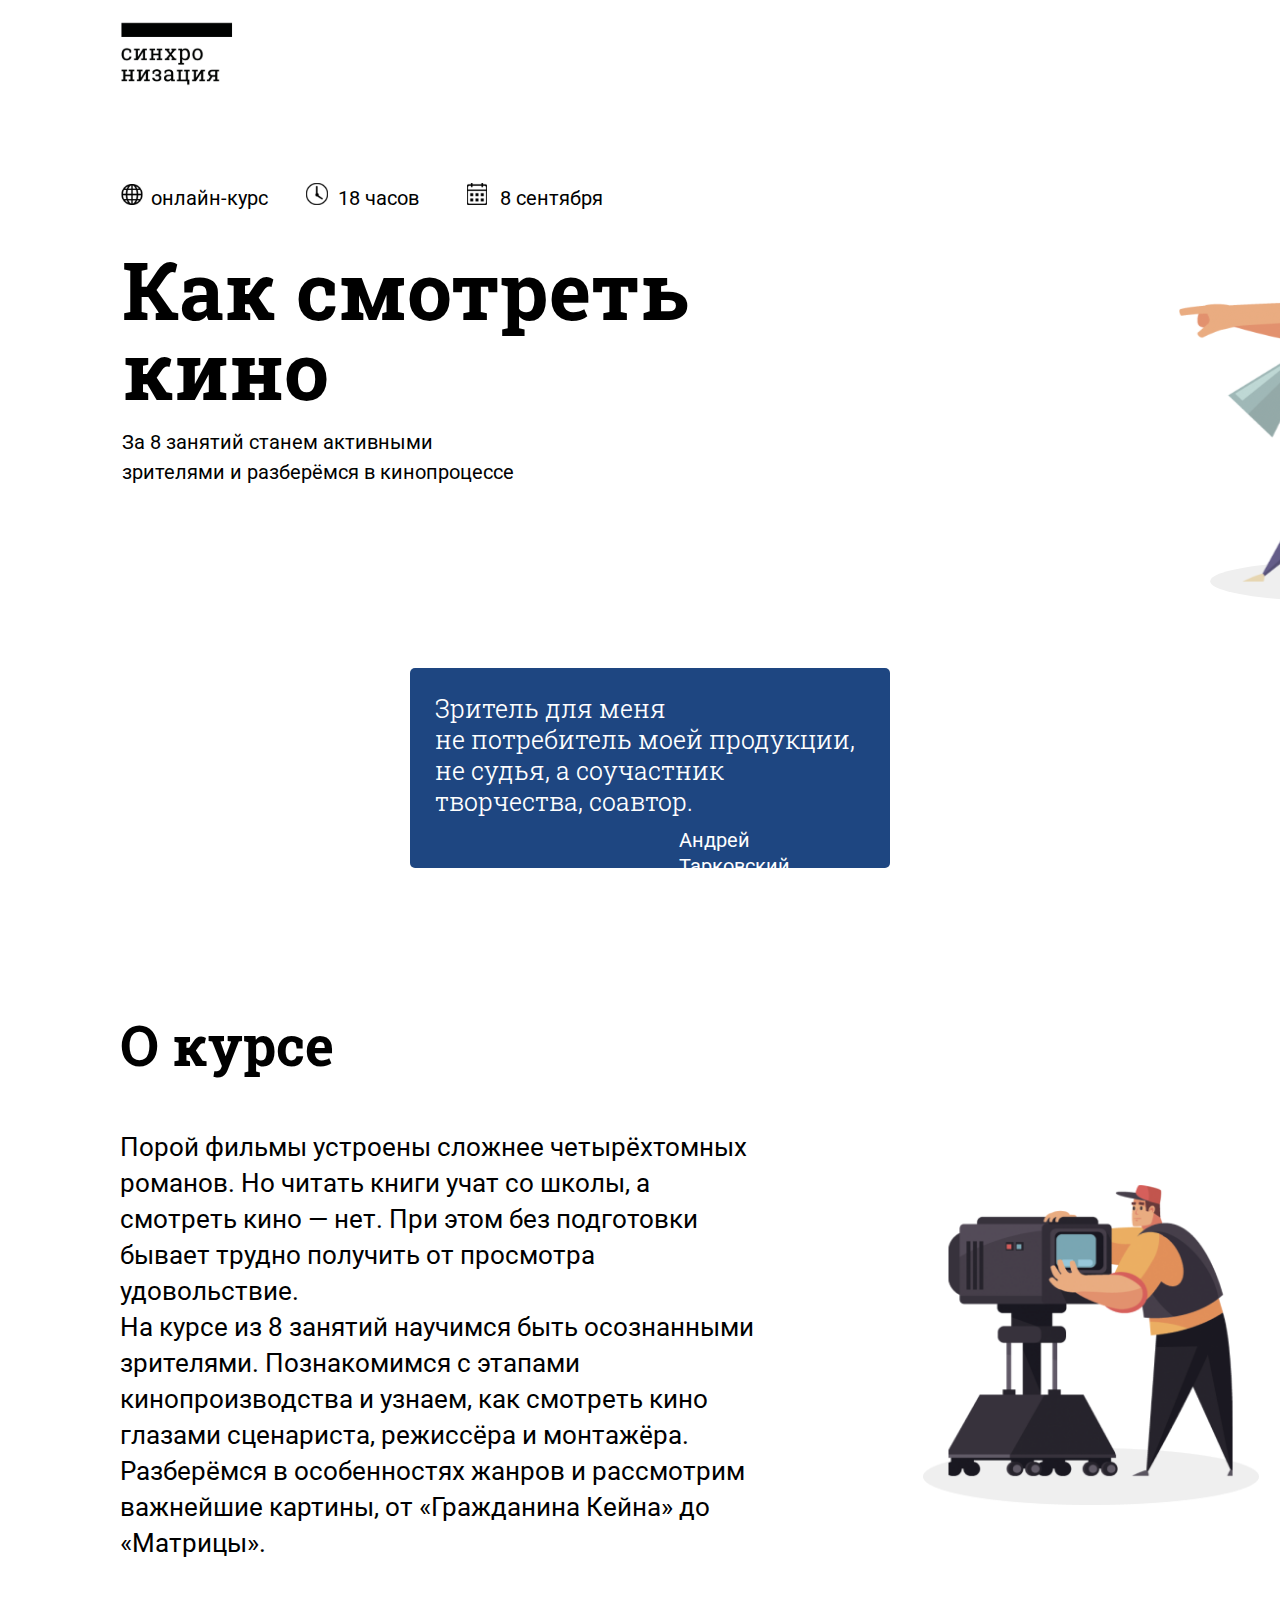
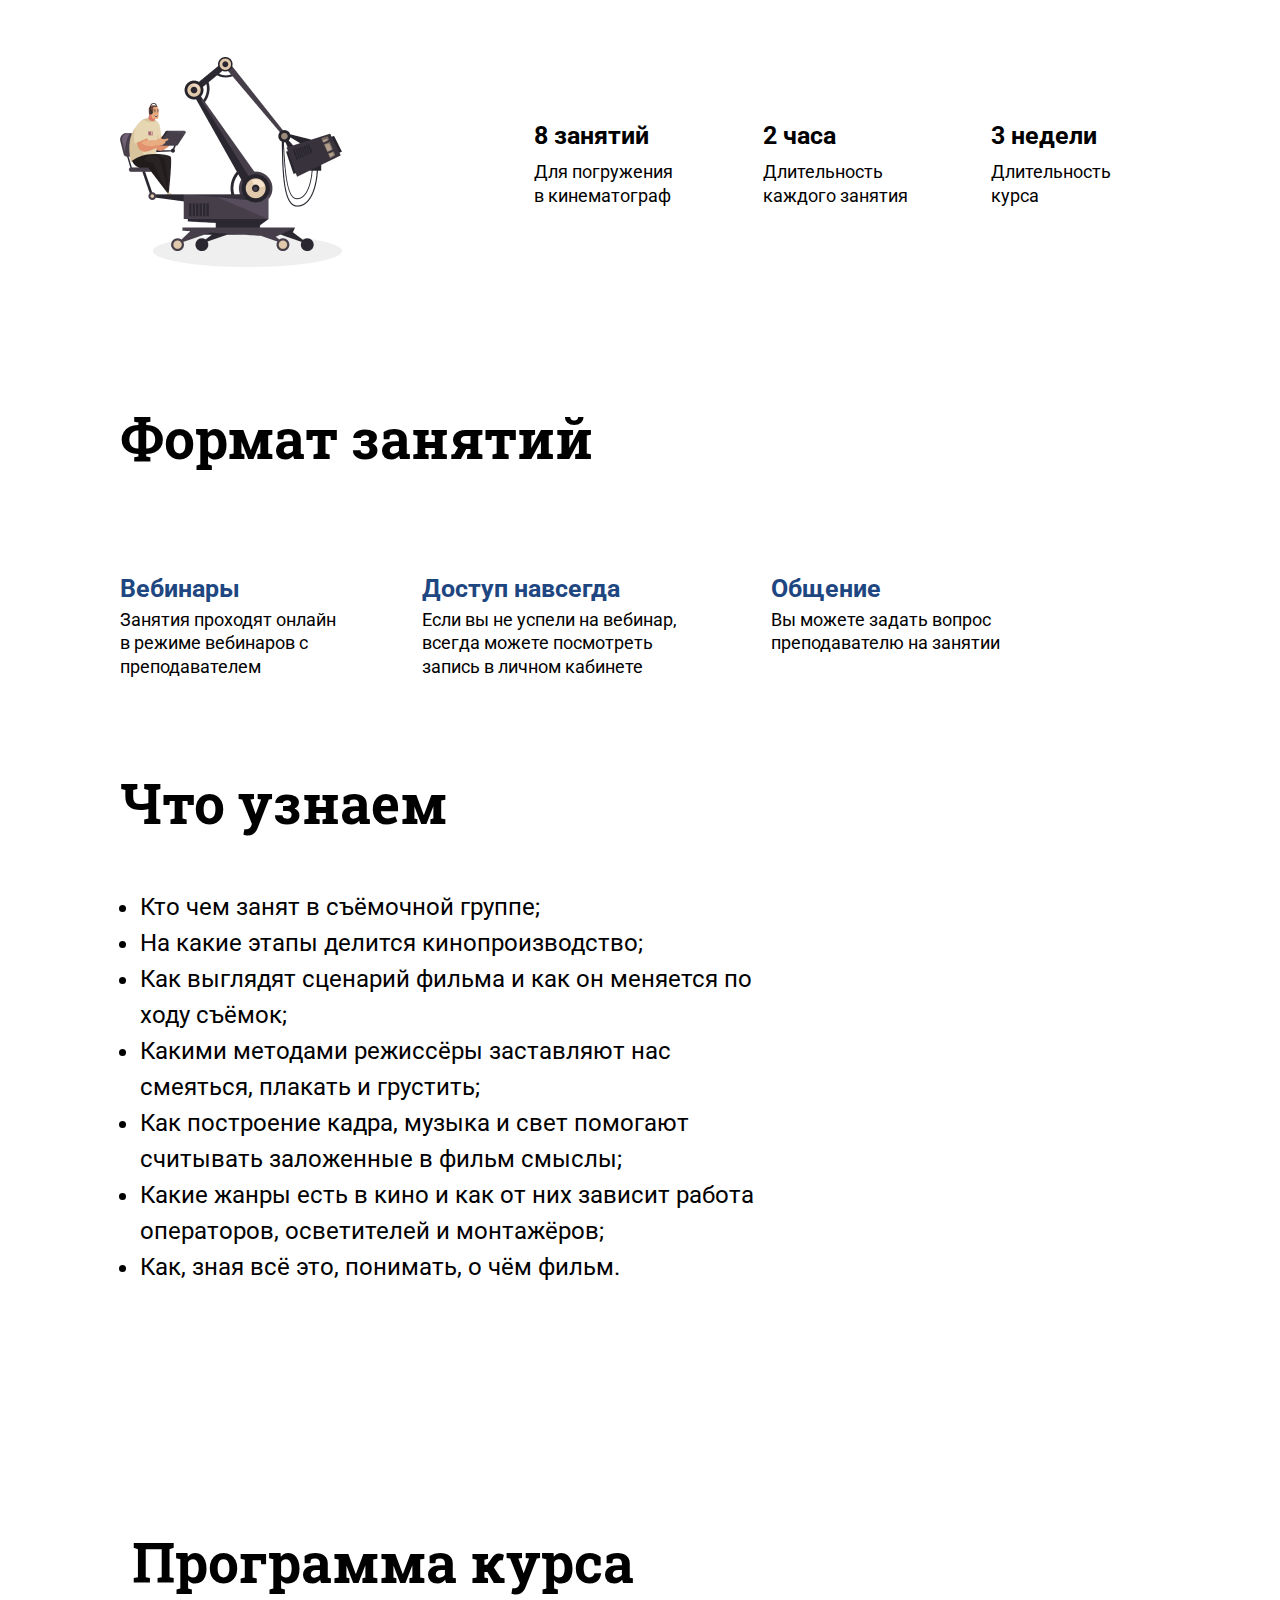
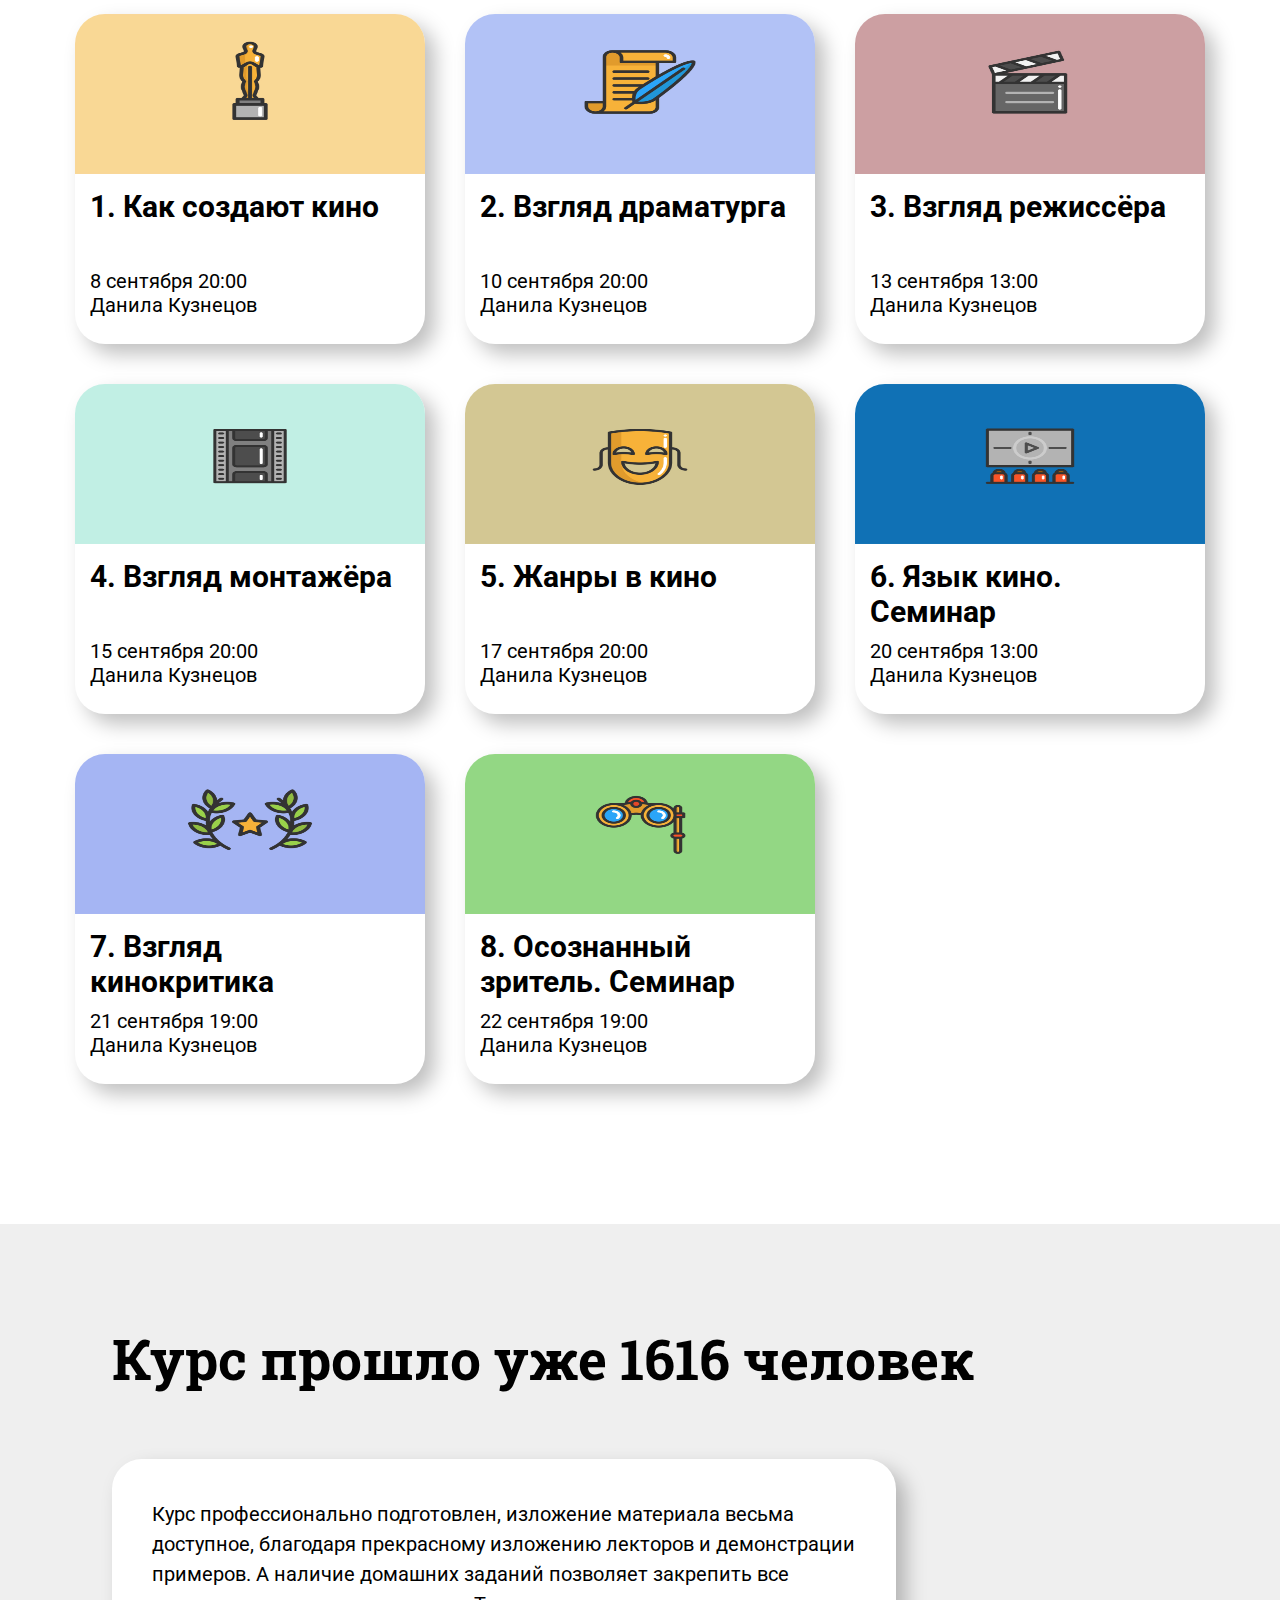
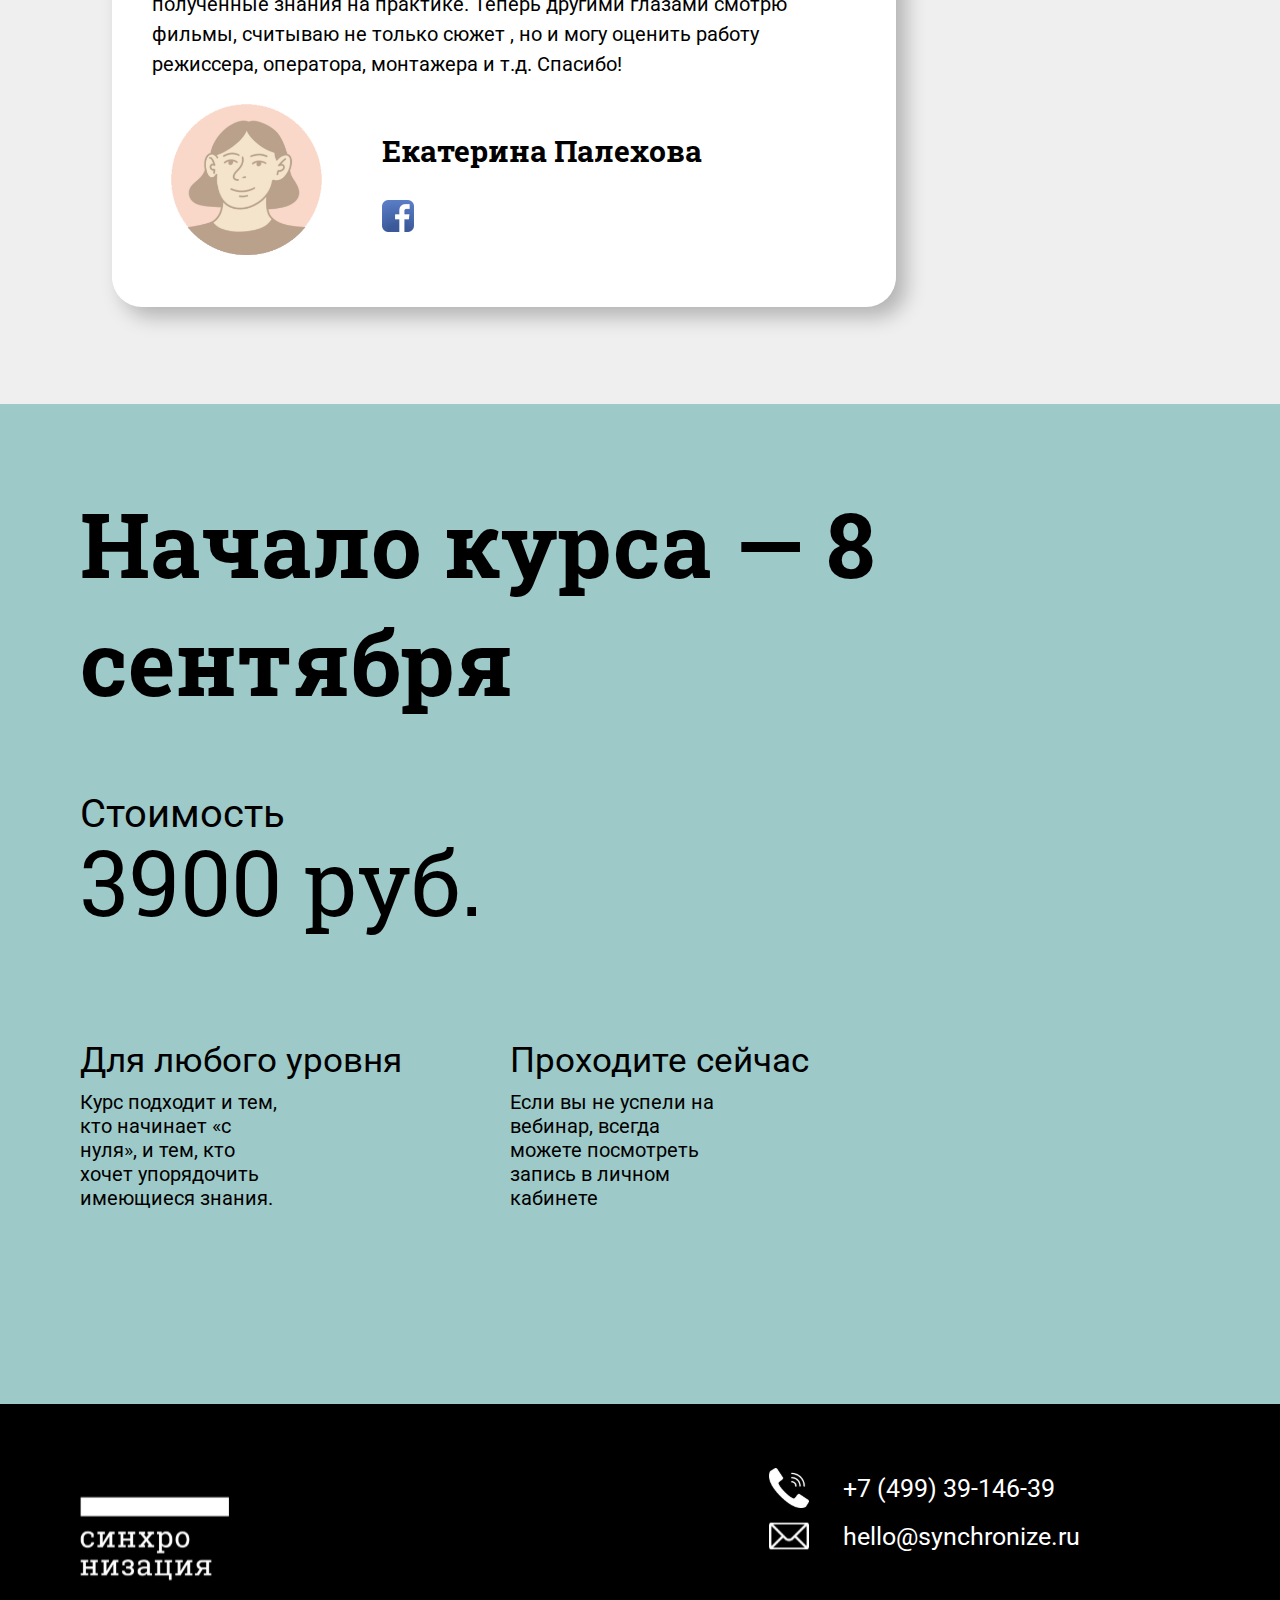
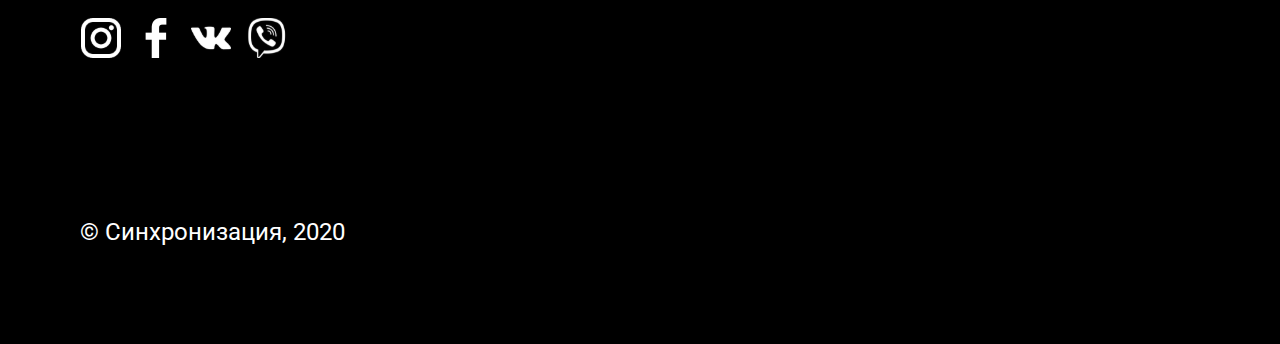
<file: index.html>
<!DOCTYPE html>
<html lang="en">
<head>
    <meta charset="UTF-8">
    <meta name="viewport" content="width=device-width, initial-scale=1.0">
    <link rel="stylesheet" href="./style.css">
    <title>Project</title>
</head>
<body>

    <div class="umumi">

    <div class="cavid">
        <div class="h-logo">
            <img src="./logo_mobile_black 1.svg" alt="logo" class="hlogo">
        </div>
    
        <div class="info">
    
            <div class="info1">
                <img  class="globe" src="./globe.svg" alt="globe">
                <div class="info1p">онлайн-курс</div>
            </div>
    
            <div class="info2">
                <img class="clock" src="./img_135744.svg" alt="clock">
                <p class="info2p">18 часов</p>
            </div>
    
            <div class="info3">
                <img class="calendar" src="./calendar_2.svg" alt="calendar">
                <p class="info3p">8 сентября</p> 
            </div>
    
        </div>
        
        <div class="cinema">
            <div class="cinemaword">
                <h1 class="cinemah1">Как смотреть кино</h1>
                <p class="cinemap">За 8 занятий станем активными зрителями
                и разберёмся в кинопроцессе</p>
    
            </div>
               
            <div class="div-cameraman">
                <img  class="cameraman" src="./Frame.svg" alt="kameraman">
            </div>
        </div>
        
        <div class="author">
            <div class="author1">
                Зритель для меня<br>
                не потребитель моей продукции, не судья, а соучастник творчества, соавтор. 
            </div>
            <div class="author2">
                Андрей Тарковский
            </div>
        </div>
    </div>

    <!------------------------------------------------------------------------------------------------------------------------------->

    <div class="ipek">
        <div class="about-info-container">
            <h1 class="course-name">О курсе</h1>
    <main>
        <section class="about-section">
            <div class="text-about">
                    <p>Порой фильмы устроены сложнее четырёхтомных романов. Но читать книги учат со школы, а смотреть кино — нет. При этом без подготовки бывает трудно получить от просмотра удовольствие. <br>
                    </p>
    <div class="specific-p">
        <p>
            На курсе из 8 занятий научимся быть осознанными зрителями. Познакомимся с этапами кинопроизводства и узнаем, как смотреть кино глазами сценариста, режиссёра и монтажёра. Разберёмся в особенностях жанров и рассмотрим важнейшие картины, от «Гражданина Кейна» до «Матрицы».</p>

    </div>
               </div>
               <div class="img-about-container">
                   <img  class="img-about" src="./Group 10.png" alt="man">
               </div>
            </section>
            <section class="course-info">
               <div class="image-info">
               <img class="img-info" src="./Group 10 (1).png" alt="man">
               </div>

               <div class="info-boxes">
                <div class="info-box">
                    <h2>8 занятий</h2>
                    <div class="p1-width">
                        <p>Для погружения
                            в кинематограф</p> 
                    </div>
                </div>
                <div class="info-box">
                    <h2>2 часа</h2> 
                    <div class="p2-width">
                    <p>Длительность
                        каждого занятия</p>
                        </div>
                </div>
                <div id="box3" class="info-box">
                    <h2>3 недели</h2>
                    <div class="p3-width">
                    <p>Длительность
                        курса</p>
                        </div>
                        
                </div>
               </div>
            </section>    
            <section class="format">
                <h2 class="format-title">Формат занятий</h2>
             <div class="format-content">
                <div class="format-item">
                    <h3  class="format-item-title">Вебинары</h3>
                    <p class="format-item-description">Занятия проходят онлайн в режиме вебинаров с преподавателем</p>
                </div>
                <div  class="format-item">
                    <h3  class="format-item-title">Доступ навсегда</h3>
                    <p  class="format-item-description">Если вы не успели на вебинар, всегда можете посмотреть запись в личном кабинете</p>
                </div>
                <div class="format-item">
                    <h3 class="format-item-title">Общение</h3>
                    <p class="format-item-description">Вы можете задать вопрос преподавателю на занятии</p>
                </div>
            </div>
            </section>
            <section class="learn">
                <h2 class="learn-title">Что узнаем</h2>
                <ul class="learn-list">
                    <li>Кто чем занят в съёмочной группе;</li>
                    <li>На какие этапы делится кинопроизводство;</li>
                    <li>Как выглядят сценарий фильма и как он меняется по ходу съёмок;</li>
                    <li>Какими методами режиссёры заставляют нас смеяться, плакать и грустить;</li>
                    <li>Как построение кадра, музыка и свет помогают считывать заложенные в фильм смыслы;</li>
                    <li>Какие жанры есть в кино и как от них зависит работа операторов, осветителей и монтажёров;</li>
                    <li>Как, зная всё это, понимать, о чём фильм.</li>
                </ul>
            </section>
    </main>
    </div>
    </div>

     <!------------------------------------------------------------------------------------------------------------------------------->
  
    <div class="sabii">
        <div class="grid-profile">

            <div class="common">
                <p class="h1-tag">Программа курса</p>
            
            <div class="grid-common">
                
        
                <div class="second-common">
                    <div class="box">
                        <img src="./img1.jpeg" class="image" alt="image-1">
                        <div class="second-part">
                            <h4 class="h4-tag">1. Как создают кино</h4>
                        <div class="textt">
                            <p>8 сентября 20:00</p>
                            <p>Данила Кузнецов</p>
                        </div>
                        </div>
                    </div>
        
                    <div class="box">
                        <img src="./img2.jpeg" class="image" alt="image-2">
                        <div class="second-part">
                            <h4 class="h4-tag">2. Взгляд драматурга</h4>
                            <div class="textt">
                            <p>10 сентября 20:00</p>
                            <p>Данила Кузнецов</p>
                        </div>
                        </div>
                    </div>
        
                    <div class="box">
                        <img src="./img3.jpeg" class="image" alt="image-3">
                        <div class="second-part">
                            <h4 class="h4-tag">3. Взгляд режиссёра</h4>
                        <div class="textt">
                            <p>13 сентября 13:00</p>
                            <p>Данила Кузнецов</p>
                        </div>
                        </div>
                    </div>
        
                    <div class="box">
                        <img src="./img4.jpeg" class="image" alt="image-4">
                        <div class="second-part">
                            <h4 class="h4-tag">4. Взгляд монтажёра</h4>
                        <div class="textt">
                            <p>15 сентября 20:00</p>
                            <p>Данила Кузнецов</p>
                        </div>
                        </div>
                    </div>
        
                    <div class="box">
                        <img src="./img5.jpeg" class="image" alt="image-5">
                        <div class="second-part">
                            <h4 class="h4-tag">5. Жанры в кино</h4>
                        <div class="textt">
                            <p>17 сентября 20:00</p>
                            <p>Данила Кузнецов</p>
                        </div>
                        </div>
                    </div>
        
                    <div class="box">
                        <img src="./img6.jpeg" class="image" alt="image-6">
                        <div class="second-part">
                            <h4 class="h4-tag">6. Язык кино. Семинар</h4>
                        <div class="textt">
                            <p>20 сентября 13:00</p>
                            <p>Данила Кузнецов</p>
                        </div>
                        </div>
                    </div>
        
                    <div class="box">
                        <img src="./img7.jpeg" class="image" alt="image-7">
                        <div class="second-part">
                            <h4 class="h4-tag">7. Взгляд кинокритика</h4>
                        <div class="textt">
                            <p>21 сентября 19:00</p>
                            <p>Данила Кузнецов</p>
                        </div>
                        </div>
                    </div>
        
                    <div class="box">
                        <img src="./img8.jpeg" class="image" alt="image-8">
                        <div class="second-part">
                            <h4 class="h4-tag">8. Осознанный зритель. Семинар</h4>
                        <div class="textt">
                            <p>22 сентября 19:00</p>
                            <p>Данила Кузнецов</p>
                        </div>
                        </div>
                    </div>
                </div>
            </div>
            </div>
        
            <div class="common-2">
                <p class="common-2h1">Курс прошло уже 1616 человек</p>
        
                <div class="white-box">
                   <div>  
                    <p class="large-text">
                    Курс профессионально подготовлен, изложение материала весьма доступное, благодаря прекрасному изложению лекторов и демонстрации примеров. А наличие домашних заданий позволяет закрепить все полученные знания на практике. Теперь другими глазами смотрю фильмы, считываю не только сюжет , но и могу оценить работу режиссера, оператора, монтажера и т.д. Спасибо!</p> 
                </div>
        
                <div class="container">
        
                    <div class="container-img">
                        <img src="./profile.png" alt="profile" class="profile">
                    </div>
        
                    <div class="name-logo">
                        <p class="p-name">Екатерина Палехова</p>
                        <img src="./facebook.png" alt="facebook" class="facebook">
                    </div>
                </div>
                </div>
            </div>
            </div>
    </div>

    
    <div class="sema">
        <div class="section">
            <div class="boldshift">
                <h1 class="header_title">Начало курса — 8 сентября</h1>
                <h1 class="header_title"></h1>
            </div>
            <p class="teq">Стоимость</p>
            <h1 class="price">3900 руб.</h1>
                <div class="information">
                    <div class="left">
                        <p class="text_header">Для любого уровня</p>
                        <p class="text">Курс подходит и тем, кто начинает «с нуля», и тем, кто хочет упорядочить имеющиеся знания.
                    </div>
                <div class="right">
                        <p class="text_header ">Проходите сейчас</p>
                        <p class="text1">Если вы не успели на вебинар, всегда можете посмотреть запись в личном кабинете</p>
                </div>
                </div>
        </div>
        <div class="footer">
            <div class="contact">
                <img src="logo_mobile_white 1.svg" alt="logo" class="logo">
                <div class="images">
                <br><br>
                        <img src="./noroot(4).svg" alt="icon" class="icon">
                        <img src="./fb.svg" alt="icon" class="icon">
                        <img src="./25684 1.svg" alt="icon" class="icon">
                        <img src="./noroot(2).svg" alt="icon" class="icon">
                </div>
                <p class="course_info">© Синхронизация, 2020</p>
    
            </div>
            <div class="contact_user">
                <div class="phone">
                    <div class="contacat_icon"><img src="./phone_white.svg" alt="icon" class="icon"></div>
                    <div class="contact_data"><p class="course_contact">+7 (499) 39-146-39</p></div>
                </div>
                <div class="gmail">
                    <div class="contacat_icon"><img src="./mail_white.svg" alt="icon" class="icon"></div>
                    <div class="contact_data"><p class="course_contact">hello@synchronize.ru</p></div>
                </div>
            </div> 
        </div>
    </div>

    </div>

</body>
</html>
</file>
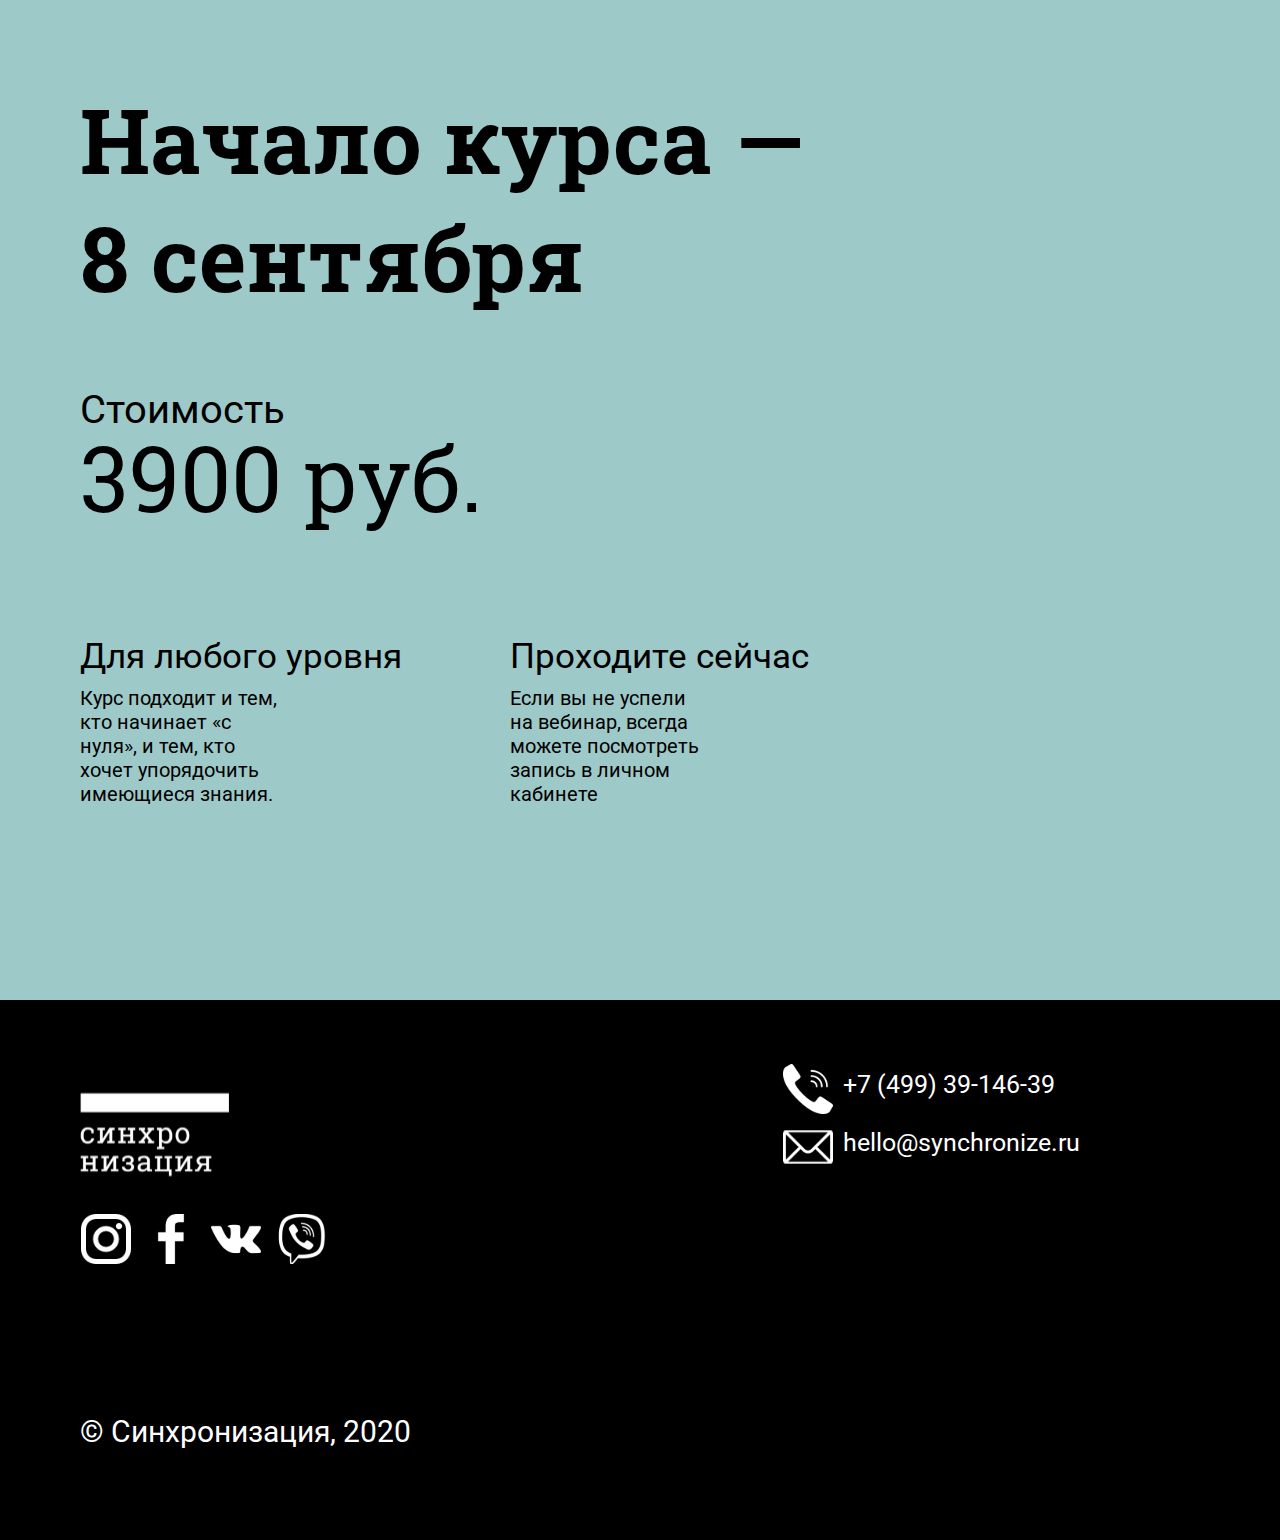
<file: indexn.html>
<!DOCTYPE html>
<html lang="ru">
<head>
    <meta charset="UTF-8">
    <meta name="viewport" content="width=device-width, initial-scale=1.0">
    <link rel="stylesheet" href="stylen.css">
    <title>təzə</title>
</head>
<body>
    <div class="section">
        <div class="boldshift">
            <h1 class="header_title">Начало курса — </h1>
            <h1 class="header_title">8 сентября</h1>
        </div>
        <p class="teq">Стоимость</p>
        <h1 class="price">3900 руб.</h1>
            <div class="information">
                <div class="left">
                    <p class="text_header">Для любого уровня</p>
                    <p class="text">Курс подходит и тем, кто начинает «с нуля», и тем, кто хочет упорядочить имеющиеся знания.
                </div>
            <div class="right">
                    <p class="text_header ">Проходите сейчас</p>
                    <p class="text1">Если вы не успели на вебинар, всегда можете посмотреть запись в личном кабинете</p>
            </div>
            </div>
    </div>
    <div class="footer">
        <div class="contact">
            <img src="logo_mobile_white 1.svg" alt="logo" class="logo">
            <div class="images">
            <br><br>
                    <img src="noroot(4).svg" alt="icon" class="icon">
                    <img src="fb.svg" alt="icon" class="icon">
                    <img src="25684 1.svg" alt="icon" class="icon">
                    <img src="noroot(2).svg" alt="icon" class="icon">
            </div>
            <p class="course_info">© Синхронизация, 2020</p>

        </div>
        <div class="contact_user">
            <div class="phone">
                <div class="contacat_icon"><img src="phone_white.svg" alt="icon" class="icon"></div>
                <div class="contact_data"><p class="course_contact">+7 (499) 39-146-39</p></div>
            </div>
            <div class="gmail">
                <div class="contacat_icon"><img src="mail_white.svg" alt="icon" class="icon"></div>
                <div class="contact_data"><p class="course_contact">hello@synchronize.ru</p></div>
            </div>
        </div> 
    </div>
</body>
</html>
</file>
<file: style.css>
@import url('https://fonts.googleapis.com/css2?family=Roboto+Slab:wght@100..900&display=swap');
@import url('https://fonts.googleapis.com/css2?family=Roboto:ital,wght@0,100;0,300;0,400;0,500;0,700;0,900;1,100;1,300;1,400;1,500;1,700;1,900&display=swap');
@import url('https://fonts.googleapis.com/css2?family=Lato:ital,wght@0,100;0,300;0,400;0,700;0,900;1,100;1,300;1,400;1,700;1,900&family=Montserrat:ital,wght@0,100..900;1,100..900&family=Open+Sans:ital,wght@0,300..800;1,300..800&family=Roboto+Slab:wght@100..900&family=Roboto:ital,wght@0,100;0,300;0,400;0,500;0,700;0,900;1,100;1,300;1,400;1,500;1,700;1,900&display=swap');

*{
    margin: 0;
    padding: 0;
    box-sizing: border-box;
}

.cavid{
    margin-bottom: 5rem;
}

.h-logo{
    width: 7rem;
    height: 4.125rem;
    margin-left: 7.5625rem;
    margin-top: 1.3125rem;
}


.globe{
    margin-top: 6.0625rem;
    margin-left: 7.5625rem;
    width: 1.375rem;
    height: 1.3125rem;
}

.clock{
    margin-top: 6rem;
    margin-left: -0.9375rem;
    width: 1.375rem;
    height: 1.375rem;
}

.calendar{
    margin-top: 6rem;
    margin-left: -2.5625rem;
    width: 1.25rem;
    height: 1.375rem;
}

.info1p{
    font-family: "Roboto", sans-serif;
    margin-top: 6.25rem;
    width: 8.125rem;
    height: 2rem;
    font-size: 1.25rem;
    font-weight: 400;
    line-height: 1.4375rem;
}

.info2p{
    margin-top: 6.25rem;
    margin-left: 0.125rem;
    height: 2rem;
    width: 8.125rem;
    font-size: 1.25rem;
    font-weight: 400;
    line-height: 1.4375rem;
}

.info3p{
    margin-top: 6.25rem;
    margin-left: 0.3125rem;
    height: 2rem;
    width: 8.125rem;
    font-size: 1.25rem;
    font-weight: 400;
    line-height: 1.4375rem;
}

.info{
    display:flex;
    gap: 2.5rem;
    font-family: "Roboto", sans-serif;
}

.info1{
    display: flex;
    gap: 0.5rem;
}

.info2{
    display: flex;
    gap: 0.5rem;
}

.info3{
    display: flex;
    gap: 0.5rem;
}

.cinema{
    display:flex;
    gap: 18rem;
}

.cinemah1{
    font-family: "Roboto Slab", serif;
    margin-top: 1.875rem;
    margin-left: 7.625rem;
    width: 39.25rem;
    height: 10.8125rem;
    font-weight: 700;
    font-size: 5rem;
    line-height: 5rem;
}


.cinemap{
    font-family: "Roboto", sans-serif;
    margin-left: 7.625rem;
    margin-top: 0.3125rem;
    width: 25.875rem;
    height: 3.875rem;
    font-size: 1.25rem;
    font-weight: 400;
    line-height: 1.875rem;
}

.cameraman {
    position: relative;
    top: 0.1875rem;
    left: 7.5rem;
    width: 21.875rem;
    height: 23.75rem;
}

.author{
    box-sizing: border-box;
    margin-top: 4.0625rem;
    margin-left: 25.625rem;
    background-color: #1E4681;
    font-family: "Roboto Slab", serif;
    width: 30rem;
    height: 12.5rem;
    color:white;
    border-radius: 0.3125rem;
    padding: 1.5625rem;
}

.author1{
    font-family:"Roboto Slab", serif;  
    font-weight:330;
    font-size:25px;
    line-height:31px;
}

.author2{
    display:flex;
    font-family: "Roboto", sans-serif;
    font-size:20px;
    line-height: 26px;
    margin-left: 244px;
    margin-top:10px;
}  

@media (min-width:992px) and (max-width:1279px){

    .cavid{
        margin-bottom: 10rem;
    }

    .h-logo{
        margin-left:100px;
        margin-top:40px;
    }

    .globe{
        margin-left:100px;
    }

    .cinemah1{
        margin-top:10px;
        margin-left:100px;
        font-size:70px;
        line-height: 70px;
    }
    
    .cinema{
        gap: 0;
    }

    .cinemap{
        margin-left:100px;
    }

    .cameraman {
        padding-right:19rem;
        width: 30rem;
        height: 30rem;
        padding-bottom: 15rem;
    }

    .author{
        margin-left:380px;
        width: 470px;
        height: 190px;
        padding: 23px;
        margin-top: 0;
    }

    .author1{
        font-size:24px;
        line-height:29px;
    }

    .author2{
        font-size:19px;
        line-height: 26px;
        margin-left: 240px;
        margin-top:5px;
    }
}

@media screen and ( min-width: 320px) and (max-width: 500px){


    .cavid{
        overflow-y: hidden;
    }

    .h-logo{
        width: 3.4rem;
        height: 1.8rem;
        margin-left:2rem;
        margin-top:60px;
    }

    .hlogo{
        width: 5rem;
        height: 3rem;
    }
    .globe{
        margin-top:80px;
        margin-left:2rem;
        width: 20px;
        height: 20px;
    }
    .clock{
        margin-top:80px;
        margin-left:-20px;
        width: 20px;
        height: 20px;
    }
    .calendar{
        margin-top:80px;
        margin-left:-46px;
        height: 20px;
    }

    .info{
    display:flex;
    gap: 0.5rem;
    font-family: "Roboto", sans-serif;
    }

    .info1p{
        margin-top:80px;
        width:125px;
        font-size:1rem;
    }
    .info2p{
        margin-top:80px;
        width: 125px;
        font-size:1rem;
    }
    .info3p{
        margin-top:80px;
        width: 125px;
        font-size:1rem;
    }
    .cinema{
        flex-direction: column;
    }
    .cinemah1{
        font-size:2rem;
        margin-top:1rem;
        margin-left:2rem;
        height: 150px;
        line-height: 70px;
    }
    .cinemap{
        margin-left:2rem;
        margin-top: -4rem;
        width: 60vw;
        font-size: 1rem;
    }

    .div-cameraman{
        width: 40vw;
    }

    .cameraman {
        margin-top: -20rem;
        margin-right:4rem;
        width: 14rem;
        height: 15rem;
    }
    .author{
        margin-top:90px;
        margin-left:1.5rem;
        width: 22rem;
        height: 10.5rem;
        padding: 20px;
    }
    .author1{
        font-size:0.8rem;
        line-height:29px;
    }
    .author2{
        font-size:0.8rem;
        margin-left: 240px;
        margin-top:3px;
    }
}


.about-info-container{
padding: 60px;
margin-left: 60px;
}

.course-name {
    font-family: "Roboto Slab", serif;
    font-size: 55px;
    font-weight: 700;
    margin-bottom: 3rem;
}

.about-section{
    display: grid;
    grid-template-columns:2fr 1fr;
    gap: 150px;
    margin-bottom: 20px;
}

.text-about{
    width: 51vw;
}

.text-about p{ 
font-family: "Roboto";
font-size: 1.6rem;
font-weight: 400;
line-height: 36px;
}

.img-about-container{
  display: flex;
 align-items: center;
}

.img-about{
    width: 21rem;
    height: 20rem;
}

.course-info{
    display: grid;
    grid-template-columns:1fr 3fr;
    gap: 5rem;
    margin-top: 6rem;
}

.info-boxes{
    display: flex;
    justify-content: space-evenly;
    align-items: center;
}

.info-box{
   width: 150px;
    font-size: 18px;
}

.info-box h2{
    font-family: "Roboto";
    font-size: 25px;
    font-weight: 700;
    margin-bottom: 10px;
}

.info-box p{
    font-family: "Roboto";
     font-weight: 400;
    font-size: 18px;
  line-height: 23.4px;
 margin-top: 0;
}

.format{
   margin-top: 130px;
}

.format-title{
    font-family: "Roboto Slab", serif;
    font-size: 55px;
    font-weight: 700;
    margin-bottom: 100px;
}

.format-content{
    width: 70vw;
    display: flex;
    justify-content: space-between;
}

.format-item-title{
    font-family: "Roboto";
    font-size: 25px;
    font-weight: 700;
    color: #1E4681;
   margin-bottom: 0;
}

.format-item-description{
    font-family: "Roboto";
    font-size: 18px;
    font-weight: 400;
    line-height: 23.4px;
    margin-top: 5px;
}

.format-item:nth-child(1){
    width: 223px;
}

.format-item:nth-child(2){
    width: 271px;
}

.format-item:nth-child(3){
    width: 245px;
}

.learn{
    margin-bottom: 7.5rem;
    margin-top: 5.5rem;
}

.learn-list{
    width: 50vw;
    padding-left: 20px;
}

.learn-title{
    font-family: "Roboto Slab", serif;
    font-size: 55px;
    font-weight: 700;
    margin-bottom: 50px;
}

.learn-list li{
    font-family: "Roboto", sans-serif;
    font-size:24px;
    font-weight: 400;
    line-height: 36px;
} 

@media screen and (min-width: 992px) and (max-width: 1279px) {

.about-info-container{
    padding:10px;
    margin-left: 60px;
    margin-right: 60px;
    }

.about-section{
    display: grid;
    grid-template-columns: 2fr 1fr;
    }

.course-name {
    font-family: "Roboto Slab", serif;
    font-size: 50px;
    font-weight: 700;
    }

.text-about{
    width: 50vw;
    }

.specific-p{
    width: 51vw;
    }

.text-about p{ 
    font-family: "Roboto";
    font-size: 1.3rem;
    font-weight: 400;
    line-height: 1.9rem;
    padding-bottom: 2rem;
    }

.img-about{
    width: 18rem;
    margin-right: 3rem;
    }

.course-info{
    display: grid;
    grid-template-columns:1fr 4fr;
    }

.info-boxes{
    display: flex;
    justify-content: space-evenly;
    align-items: center;
    }

.info-box h2{
    width: 136.88px;
    }

.info-box:nth-child(odd) p{
    width: 126.88px;
    }

.info-box:nth-child(2) p{
    width: 150px;
    }

.info-box h2{
    font-family: "Roboto";
    font-size: 22px;
    font-weight: 700;
    margin-bottom: 10px;
    }

.info-box p{
    font-family: "Roboto";
    font-weight: 400;
    font-size: 15px;
    line-height: 20px;
    }

.imgage-info{
    width:10% ;
    }

.format{
   margin-top: 7rem;
}

.format-title{
    margin-bottom: 7rem;
    font-size: 40px;
}

.format-content{
    margin-bottom: 9rem;
}

.format-item-title{
    font-size: 22px;
}

.format-item-description{
    font-size: 15px;
}

.format-item:nth-child(1) p{
     width: 190px;
     margin-right: 5px;
 }

.format-item:nth-child(2) p{
     width: 230px;
     margin-right: 5px;
 }

.format-item:nth-child(3) p{
     width: 200px;
 }

.learn{
    margin-bottom: 200px;
    margin-top: 80px;
}

.learn-title{
    font-family: "Roboto Slab", serif;
    font-size: 2.7rem;
    font-weight: 700;
    margin-bottom: 30px;
}

.learn-list{
    width: 384px;
    padding-left: 8px;
}

.learn-list li{
    font-family: "Roboto", sans-serif;
    font-size: 1rem;
    font-weight: 400;
    line-height: 1.4rem;
}
}

@media (min-width: 320px) and (max-width: 500px){
  
    .course-name {
        font-size: 3rem;

    }
    .about-info-container{
        margin-left: 2rem;
        padding: 0;
    
        }
        main{
            width: 100%;
        }

    .about-section{
     display: flex;
     flex-direction: column;
     gap: 3rem;
     width: 100vw;
    }

    .text-about{
        width: 100vw;
    }
    .text-about p{ 
        font-size: 1rem;
        font-weight: 500;
        line-height: 2rem;
        width: 85vw;
        }

        .img-about-container{
            width: 100%;
            display: flex;
      justify-content: center;
        }
        .img-about{
            width: 10rem;
            height: 10rem;
        }

      .img-info{
        display: none;
      }
      .course-info{
        display: grid;
        grid-template-columns: 1fr;
        gap: 10px;
    }
    .info-boxes{
        display: flex;
        flex-wrap: wrap;
        justify-content: space-between;
        gap: 2rem;
        margin-right: 2rem;

    }

    .info-box{
      width: 30vw;
    font-size: 18px;
    }
    #box3{
        flex-basis: 100%;
    }
    .info-box h2{
        font-family: "Roboto";
        font-size: 18px;
        font-weight: 700;
        min-width: 7.5rem;
        margin-bottom: 0;
       
    }
    .info-box p{
        font-size: 10px;
        line-height: 12px;
    }
            .p1-width{
             width: 8rem;
            }
            .p2-width {
                width: 8rem;
               }
            .p3-width {
                width:10rem;
               }
       
         .format{
            margin-top: 40px;
         }
         .format-title{
             margin-bottom: 1.3rem;
         }
         .format-content{
            display: flex;
            flex-direction: column;
            gap: 3rem;
         }
         .format h2{
            font-size: 20px;
         }
         .format-item-title {
            font-family: "Roboto";
            font-size: 18px;
            font-weight: 700;
            color: #1E4681;
            margin-bottom: 0;
         }
         .format-item:nth-child(1){
            width: 15rem;
        }
        .format-item:nth-child(2){
            width: 18,75rem;
        }
        .format-item:nth-child(3){
            width: 21rem;
        }

.learn{
    padding-top: 0;
  margin-top: 15px;
}
         .learn-list li{
            font-size:15px;
            width: 80vw;
        }
        .learn-title{
            font-size: 25px;
            margin-bottom: 15px;
            margin-top: 3.5rem;
        }
}

@media (min-width: 501px) and (max-width: 701px){  
        .course-name {
            font-size: 40px;
    
        }
        .about-info-container{
            margin-left: 60px;
            margin-right: 60px;
            padding: 0;
        
            }
            main{
                width: 100%;
            }
        .about-section{
         display: flex;
         flex-direction: column;
         gap: 0px;
         width: 100%;
        }
        .text-about{
            width: 100%;
            margin: 0 5px;
        }
        .text-about p{ 
            font-size: 18px;
            font-weight: 500;
            line-height: 27px;
            }
            .img-about-container{
                width: 80%;
                display: flex;
          justify-content: center;
            }
            .img-about{
                width: 13rem;
                height: 13rem;
            }

          .img-info{
            display: none;
          }
          .course-info{
            display: grid;
            grid-template-columns: 1fr;
            gap: 10px;
        }
        .info-boxes{
            display: flex;
            flex-wrap: wrap;
            justify-content: space-between;
    
        }
    
        .info-box{
          width: 38vw;
        font-size: 20px;
        margin: 0;
        padding: 0;
        }
        #box3{
            flex-basis: 100%;
        }
        .info-box h2{
            font-family: "Roboto";
            font-size: 20px;
            font-weight: 700;
            min-width: 7.5rem;
            margin-bottom: 0;
           
        }
        .info-box p{
            font-size: 18px;
        }
                .p1-width{
                 width: 12rem;
                }
                .p2-width {
                    width: 12rem;
                   }
                .p3-width {
                    width:14rem;
                   }
           
             .format{
                margin-top: 40px;
             }
             .format-title{
                 margin-bottom: 15px;
             }
             .format-content{
                display: flex;
                flex-direction: column;
             }
             .format h2{
                font-size: 30px;
             }
            
             .format-item-title {
                font-family: "Roboto";
                font-size: 25px;
                font-weight: 700;
                color: #1E4681;
                margin-bottom: 0;
             }

             .format-item:nth-child(1){
                width: 20rem;
            }
            .format-item:nth-child(2){
                width: 18,75rem;
            }
            .format-item:nth-child(3){
                width: 21rem;
            }

    .learn{
        padding-top: 0;
      margin-top: 20px;
    }
             .learn-list li{
                font-size:18px;
                width: 80vw;
            }
            .learn-title{
                font-size: 32px;
                margin-bottom: 20px;
            }
}
@media (min-width: 701px) and (max-width: 991px){
    .course-name {
        font-size: 45px;

    }

    .about-info-container{
        margin-left: 60px;
        margin-right: 60px;
        padding: 0;
        }

        main{
            width: 100%;
        }

    .about-section{
     display: flex;
     flex-direction: column;
     gap: 0px;
     width: 100%;
    }

    .text-about{
        width: 100%;
        margin: 0 5px;
    }

    .text-about p{ 
        font-size: 24px;
        font-weight: 500;
        }

        .img-about-container{
            width: 80%;
            display: flex;
      justify-content: center;
        }

        .img-about{
            width: 15rem;
            height: 15rem;
        }

      .img-info{
        display: none;
      }

      .course-info{
        display: grid;
        grid-template-columns: 1fr;
        gap: 10px;
    }

    .info-boxes{
        display: flex;
        flex-wrap: wrap;
        justify-content: space-between;

    }

    .info-box{
      width: 40vw;
    font-size: 18px;
    margin: 0;
    padding: 0;
    }

    #box3{
        flex-basis: 100%;
    }

    .info-box h2{
        font-family: "Roboto";
        font-size: 24px;
        font-weight: 700;
        min-width: 7.5rem;
        margin-bottom: 0;
       
    }

    .info-box p{
        font-size: 20px;
    }

            .p1-width{
             width: 15rem;
            }

            .p2-width {
                width: 15rem;
               }

            .p3-width {
                width:12rem;
               }
       
         .format{
            margin-top: 45px;
         }

         .format-title{
             margin-bottom: 10px;
         }

         .format-content{
            display: flex;
            flex-direction: column;
         }

         .format h2{
            font-size: 40px;
         }
        
         .format-item:nth-child(1){
            width: 20rem;
        }

        .format-item:nth-child(2){
            width: 18,75rem;
        }

        .format-item:nth-child(3){
            width: 21rem;
        }

    .learn{
    padding-top: 0;
  margin-top: 20px;
}
         .learn-list li{
            font-size:18px;;
            width: 80vw;
        }
        .learn-title{
            font-size: 40px;
            margin-bottom: 25px;
        }
    }

    .common{
        padding: 3.75rem;
        display: flex;
        flex-direction: column;
        gap: 1rem;
    }
    
    .grid-profile{
        display: flex;
        flex-direction: column;
        gap: 5rem;
    }
    
    .grid-common{
        display: flex;
        flex-direction: column;
        align-items: center;
    }
    
    *{
        margin: 0;
        padding: 0;
        box-sizing: border-box;
    }
    
    .h1-tag{
        font-family: "Roboto Slab", serif;
        font-weight: 700;
        font-size: 3.43rem;
        margin-left: 4.5rem;
    }
    
    .image{
        width: 21.875rem;
        height: 10rem;
        border-top-left-radius: 30px;
        border-top-right-radius: 30px;
    }
    
    .box{
        width: 21.875rem;
        height: 20.625rem;
        border-radius: 30px;
        background-color: transparent;
        box-shadow: 10px 10px 20px rgba(0, 0, 0, 0.25);
        display: flex;
        flex-direction:column ;
        align-items: flex-start;
    }
    .h4-tag{
        font-size: 1.875rem;
        font-weight: 700;
        margin: 0;
        height: 5rem;
    }
    
    .textt{
        font-size: 1.25rem;
        font-weight: 400;
        display: flex;
        flex-direction: column;
    }
    
    .second-part{
        padding: 0.9375rem;
        display: flex;
        flex-direction: column;
        
    }
    
    .second-common{
        display: grid;
        grid-template-columns: repeat(3, 1fr);
        grid-template-rows: repeat(3, 1fr);
        row-gap: 2.5rem;
        column-gap: 2.5rem;
    }
    
    .common-2{
        background-color: #EFEFEF;
        width: 100%;
        height: 48.75rem;
        padding: 3.75rem;
        padding-left: 7rem;
        box-sizing: border-box;
        display: flex;
        flex-direction: column;
        justify-content: center;
        gap: 4rem;
    }
    
    .white-box{
        width: 49rem;
        height: 28rem;
        background-color: #fff;
        border-radius: 30px;
        box-shadow: 10px 10px 20px rgba(0, 0, 0, 0.25);
        padding: 2.5rem;
        line-height: 1.875rem;
        display: flex;
        flex-direction: column;
        gap: 1rem;
    }
    
    .large-text{
        font-size: 1.25rem;
        font-weight: 400;
    }
    
    .container{
        display: flex;
        align-items: center;
        gap: 2.5rem;
        
       
    }
    
    .profile{
        width: 11.875rem;
        height: 10.5625rem; 
    }
    
    .facebook{
        width: 2rem;
        height: 2rem;
    }
    
    .name-logo{
        display: flex;
        flex-direction: column;
        gap: 4rem;
    }
    
    .common-2h1{
        font-family: "Roboto Slab", serif;
        font-weight: 700;
        font-size: 3.43rem;
    }
    
    .p-name{
        font-family: "Roboto Slab", serif;
        font-weight: 700;
        font-size: 1.875rem;
        height: 0;
    }
    
    @media screen and (min-width:992px) and (max-width:1279px){
        .common{
            padding: 1.25rem;
            gap: 6.25rem;
        }
        
        .h1-tag{
            font-size: 2rem;
            margin-left: 3rem;
        }
        
        .image{
            width: 17.5rem;
            height: 8rem;
        }
        
        .box{
            width: 17.5rem;
            height: 15.6rem;
        }
        
        .h4-tag{
            font-size: 1.125rem;
            height: 3.5rem;
        }
        
        .textt{
            font-size: 0.9375rem;
        }
        
        .common-2{
            height: 40rem;
            padding: 2rem;
            padding-left: 5rem;
        }
        
        .white-box{
            width: 40rem;
            height: 24rem;
            line-height: 1.5rem;
        }
        
        .profile{
            width: 8rem;
            height: 7.5rem; 
        }
        
        .common-2h1{
            font-size: 2.5rem;
        }
        
        .p-name{
            font-size: 1.5rem;
        }
    
    }
    
    @media screen and (min-width:320px) and (max-width:420px){
        .common{
            padding: 1.25rem;
            gap: 4rem;
        }
        
        .h1-tag{
            font-size: 1.75rem;
            margin-left: 1rem;
        }
        
        .image{
            width: 14rem;
            height: 7rem;
        }
        
        .box{
            width: 14rem;
            height: 14rem;
        }
    
        .h4-tag{
            font-size: 1rem;
            height: 2.5rem;
        }
        
        .textt{
            font-size: 0.9rem;
        }
        
        .second-common{
            display: flex;
           flex-direction: column;
        }
    
        .common-2{
            height: 31rem;
            padding: 2rem;
            padding-left: 2rem;
            gap: 2.5rem;
        }
        
        .white-box{
            width: 16rem;
            height: 19rem;
            padding: 2rem;
            line-height: 0.8rem;
            gap: 1rem;
        }
        
        .large-text{
            font-size: 0.8rem;
        }
        
        .container{
            gap: 1.5rem;
        }
        
        .profile{
            width: 4rem;
            height: 3.8rem; 
        }
        
        .facebook{
            width: 0.9rem;
            height: 0.9rem;
        }
        
        .name-logo{
            gap: 2rem;
        }
        
        .common-2h1{
            font-size: 1.625rem;
        }
        
        .p-name{
            font-size: 0.8rem;
        }
        
    }
    
    @media screen and (min-width:421px) and (max-width:520px){
        .common{
            padding: 1.25rem;
            gap: 4rem;
        }
        
        .h1-tag{
            font-size: 1.9rem;
            margin-left: 1.5rem;
        }
        
        .image{
            width: 17rem;
            height: 8rem;
        }
        
        .box{
            width: 17rem;
            height: 16rem;
        }
        .h4-tag{
            font-size: 1.4rem;
            height: 3.4rem;
        }
        
        .textt{
            font-size: 0.9rem;
        }
    
        .second-common{
            display: flex;
           flex-direction: column;
        }
    
        .common-2{
            height: 34rem;
            padding: 2.5rem;
            padding-left: 2.4rem;
            gap: 3rem;
        }
        
        .white-box{
            width: 20rem;
            height: 19rem;
            padding: 2rem;
            line-height: 1rem;
            gap: 1.5rem;
        }
        
        .large-text{
            font-size: 0.8rem;
        }
        
        .container{
            gap: 1.5rem;
        }
        
        .profile{
            width: 5.2rem;
            height: 4.6rem; 
        }
        
        .facebook{
            width: 1rem;
            height: 1rem;
        }
        
        .name-logo{
            gap: 1rem;
        }
        
        .common-2h1{
            font-size: 1.9rem;
        }
        
        .p-name{
            font-size: 0.85rem;
        }
    }
    
    @media screen and (min-width:521px) and (max-width:620px){
        .common{
            padding: 1.25rem;
            gap: 4rem;
        }
     
        .h1-tag{
            font-size: 2.3rem;
            margin-left: 1.9rem;
        }
        
        .image{
            width: 23rem;
            height: 9rem;
        }
        
        .box{
            width: 23rem;
            height: 19rem;
        }
    
        .h4-tag{
            font-size: 1.8rem;
            height: 4.5rem;
        }
        
        .textt{
            font-size: 1.2rem;
        }
        
        .second-common{
            display: flex;
           flex-direction: column;
          
        }
    
        .common-2{
            height: 36rem;
            padding: 2.5rem;
            padding-left: 2.7rem;
            gap: 3.5rem;
        }
        
        .white-box{
            width: 25rem;
            height: 20rem;
            padding: 2rem;
            line-height: 1.3rem;
            gap: 1.6rem;
        }
        
        .large-text{
            font-size: 0.9rem;
        }
        
        .container{
            gap: 1.6rem;
        }
        
        .profile{
            width: 5.6rem;
            height: 5rem; 
        }
        
        .facebook{
            width: 1.3rem;
            height: 1.3rem;
        }
        
        .name-logo{
            gap: 1rem;
        }
        
        .common-2h1{
            font-size: 1.9rem;
        }
        
        .p-name{
            font-size: 1rem;
        }
    }
    
    @media screen and (min-width:621px) and (max-width:720px){
        .common{
            padding: 1.25rem;
            gap: 4rem;
        }
        
        .h1-tag{
            font-size: 2.8rem;
            margin-left: 2.1rem;
        }
        
        .image{
            width: 27rem;
            height: 10rem;
        }
        
        .box{
            width: 27rem;
            height: 22rem;
        }
    
        .h4-tag{
            font-size: 2rem;
            height: 5rem;
        }
        
        .textt{
            font-size: 1.4rem;
        }
        
        .second-common{
            display: flex;
           flex-direction: column;
          
        }
        .common-2{
            height: 34rem;
            padding: 2.5rem;
            padding-left: 2.5rem;
            gap: 3rem;
        }
        
        .white-box{
            width: 29rem;
            height: 20rem;
            padding: 2rem;
            line-height: 1.3rem;
            gap: 1.5rem;
        }
        
        .large-text{
            font-size: 1rem;
            font-weight: 400;
        }
        
        .container{
            gap: 1.5rem;
        }
        
        .profile{
            width: 5.6rem;
            height: 5rem; 
        }
        
        .facebook{
            width: 1.3rem;
            height: 1.3rem;
        }
        
        .name-logo{
            gap: 1rem;
        }
        
        .common-2h1{
            font-size: 2.1rem;
        }
        
        .p-name{
            font-size: 1rem;
        }
    }
    
    @media screen and (min-width:721px) and (max-width:850px){
        .common{
            padding: 1.25rem;
            gap: 4rem;
        }
    
        .h1-tag{
            font-size: 3rem;
            margin-left: 2.5rem;
        }
        
        .image{
            width: 32rem;
            height: 12rem;
        }
        
        .box{
            width: 32rem;
            height: 25rem;
        }
    
        .h4-tag{
            font-size: 2.4rem;
            height: 5.9rem;
        }
        
        .textt{
            font-size: 1.6rem;
        }
        
        .second-common{
            display: flex;
           flex-direction: column;
          
        }
    
        .common-2{
            height: 36rem;
            padding: 2.5rem;
            padding-left: 3.3rem;
            gap: 3rem;
        }
        
        .white-box{
            width: 33rem;
            height: 23rem;
            padding: 2rem;
            line-height: 1.5rem;
            gap: 1.5rem;
        }
        
        .large-text{
            font-size: 1.2rem;
        }
        
        .container{
            gap: 1.5rem;
        }
        
        .profile{
            width: 6rem;
            height: 5.4rem; 
        }
        
        .facebook{
            width: 1.5rem;
            height: 1.5rem;
        }
        
        .name-logo{
            gap: 1rem;
        }
        
        .common-2h1{
            font-size: 2.4rem;
        }
        
        .p-name{
            font-size: 1.3rem;
        }
    }
    
    @media screen and (min-width:851px) and (max-width:992px){
        .common{
            padding: 1.25rem;
            gap: 4rem;
        }
    
        .h1-tag{
            font-size: 3.3rem;
            margin-left: 3rem;
        }
        
        .image{
            width: 38rem;
            height: 13rem;
        }
        
        .box{
            width: 38rem;
            height: 28rem;
        }
    
        .h4-tag{
            font-size: 2.8rem;
            height: 6.9rem;
        }
        
        .textt{
            font-size: 1.9rem;
        }
        
        .second-common{
            display: flex;
           flex-direction: column;
          
        }
        .common-2{
            height: 36rem;
            padding: 2.5rem;
            padding-left: 3.3rem;
            gap: 3rem;
        }
        
        .white-box{
            width: 37rem;
            height: 25rem;
            padding: 2rem;
            line-height: 1.7rem;
            gap: 1.8rem;
        }
        
        .large-text{
            font-size: 1.3rem;
        }
        
        .container{
            gap: 1.5rem;
        }
        
        .profile{
            width: 6.4rem;
            height: 5.8rem; 
        }
        
        .facebook{
            width: 1.7rem;
            height: 1.7rem;
        }
        
        .name-logo{
            gap: 1rem;
        }
        
        .common-2h1{
            font-size: 2.6rem;
        }
        
        .p-name{
            font-size: 1.5rem;
        }
    
    }

    @import url('https://fonts.googleapis.com/css2?family=Roboto+Slab:wght@100..900&display=swap');
@import url('https://fonts.googleapis.com/css2?family=Roboto:ital,wght@0,100;0,300;0,400;0,500;0,700;0,900;1,100;1,300;1,400;1,500;1,700;1,900&display=swap');
    *{
    margin: 0;
    padding: 0;
    box-sizing: border-box;
    font-family: "Roboto", sans-serif;
    }

    .section{
    background-color: #9DC9C8;
    width: 100%;
    height: 1000px;
    padding-left: 80px;
    padding-top: 5rem;
    }
    h1{
    margin-top: 0rem;
    font-size: 90px;
    font-family: "Roboto Slab", serif;
    }
    .teq{
    font-size: 40px;
    font-weight: 400;
    width: 10.625rem;
    height: 2rem;
    margin-top: 4.375rem;
    }
    .price{
    font-weight: 400;
    }
    .information{
    display: flex;
    padding-top: 100px;
    height: 15rem;
    width: 100%;
    }
    .left{
    height: 3.125rem;
    font-weight: 400;
    }
    .contact_icon{
    width: 3.75rem;
    height: 3.75rem;
    }
    .text_header{
    font-family: Roboto;
    font-size: 35px;
    font-weight: 400;
    height: 1.5rem;
    padding-bottom:2.5rem;
    width: 430px;
    }
    .text, .text1{
    padding-top: 10px;
    width: 13rem;
    font-size: 20px;
    }
    .footer{
    display: flex;
    background-color: black;
    width: 100%;
    height: 540px;
    padding-left: 80px;
    padding-top: 3.75rem;
    justify-content: space-between;
    }
    .icon{
    width: 2.5rem;
    height: 2.5rem;
    padding-left: 0px ;
    }
    .right{
    margin-left: 0px;
    padding-left: 0px;
    width: 0px;
    }
    .images{
    padding-top: 0px;
    display: flex;
    gap:15px;
    padding-bottom:200px;
    margin-left: -14px;
    height: 10px;
    }
    .course_info{
    color:white;
    font-size: 1.5rem;
    height: 0px;
    width: 100%;
    }
    .contact_user{
    padding-right: 200px;
    }
    .course_contact{
    color:white;
    padding-left: 10px;
    height: 1.25rem;
    width: 100%;
    font-size: 25px;
    padding-top: 6px;
    }
    .phone, .gmail{
    display: flex;
    padding-top: 4px;
    gap: 1.5rem;
    }
    .logo{
        width: 150px;
        height: 150px;
    }
@media screen and (min-width: 321px) and (max-width: 440px) {
    .section{
        padding-left: 30px;
        height: 420px;
        padding-top: 40px;
    }
    .header_title{
        font-size: 32px;
        width: 100%;
    }
    .price{
        font-size: 34px;
    }
    .information{
        padding-top: 50px;
    }
    .text, .text1{
        font-size: 12px;
        width: 130px;
    }
    .information{
        padding-top: 40px;
        height: 150px;
        width: 100%;
    }
    .text_header{
        width: 138px;
        font-size: 15px;
    }
    .left{
        padding-left: 0px;
    }
    .right{
        padding-left:16px;
    }
    .logo{
        width: 80px;
        height: 80px;
    }
    .images{
        padding-top: 0px;
        padding-bottom: 40px;
        margin-left: -14px;
    }
    .contact{
        width: 200px;
        height: 240px;
    }
    .contact_icon{
        height: 30px;
    }
    .icon{
        width: 20px;
        height: 20px;
    }
    .footer{
        padding:20px 0px 0px 30px;
        height: 270px;
        display: grid;
        flex-direction: row;
        justify-content: start;
    }
    .course_info{
        font-size: 16px;
        padding-top: 100px;
    }
    .phone{
        padding-bottom: 7px;
    }
    .contact_user{
        margin-top: -120px;
        height: 100px;
        width: 250px;
    }
    .contact_data{
        padding-top: 0px;
    }
    .course_contact{
        font-size: 16px;
        width: 200px;
        padding-top: 0px;
    }
    .teq{
        font-size: 20px;
        padding-top: 20px;
        margin-top: 30px;
    }
}

@media screen and (min-width: 441px) and (max-width: 500px) {
    .section{
        padding-left: 30px;
        height: 500px;
        padding-top: 40px;
    }
    .header_title{
        font-size: 36px;
        width: 100%;
    }
    .price{
        font-size: 46px;
    }
    .information{
        padding-top: 50px;
    }
    .information{
        padding-top: 40px;
        height: 150px;
        width: 100%;
    }
    .text, .text1{
        font-size: 12px;
        width: 150px;
    }
    .text_header{
        width: 180px;
        font-size: 17px;
    }
    .left{
        padding-left: 0px;
    }
    .logo{
        width: 90px;
        height: 90px;
    }
    .images{
        padding-top: 0px;
        padding-bottom: 90px;
        margin-left: -14px;
    }
    .contact{
        width: 200px;
        height: 80px;
    }
    .icon{
        width: 26px;
        height: 26px;
    }
    .course_info{
        font-size: 16px;
        padding-top: 110px;
    }
    .phone{
        padding-bottom: 7px;
    }
    .icon{
        width: 20px;
        height: 20px;
    }
    .phone{
        padding-bottom: 7px;
    }
    .contact_user{
        height: 20px;
        margin-top: -20px;
        width: 200px;
        padding-bottom: 20px;
    }
    .footer{
        padding:20px 0px 0px 30px;
        height: 358px;
        display: grid;
        flex-direction: row;
        justify-content: start;
        }
    .contact_data , .contact_icon{
        padding-top: 0px;
        height: 30px;
    }
    .course_contact{
        font-size: 16px;
        padding-top: 0px;
        width: 300px;
    }
    .teq{
        font-size: 30px;
    }
    .right{
        padding-left: 0px;
        margin-left: 0px;
    }
    }

@media screen and (min-width: 501px) and (max-width: 700px) {
    .section{
        padding-left: 30px;
        height: 500px;
        padding-top: 40px;
    }
    .header_title{
        font-size: 38px;
        width: 100%;
    }
    .price{
        font-size: 48px;
    }
    .teq{
        font-size: 25px;
    }
    .information{
        padding-top: 40px;
        height: 150px;
    }
    .text_header{
        width: 180px;
        font-size: 19px;
    }
    .left{
        padding-right: 30px;
    }
    .logo{
        width: 98px;
        height: 98px;
    }
    .images{
        padding-top: 0px;
        padding-bottom:180px;
        margin-left: -14px;
    }
    .contact{
        width: 200px;
        height: 240px;
    }
    .contact_icon{
        height: 30px;
    }
    .footer{
        padding:20px 0px 0px 30px;
        height: 360px;
        display: grid;
        flex-direction: row;
        justify-content: start;
    }
    .icon{
        width: 26px;
        height: 26px;
    }
    .course_contact{
        font-size: 18px;
        width: 300px;
    }
    .course_info{
        font-size: 18px;
        padding-top: 0px;
    }
    .phone{
        padding-bottom: 7px;
    }
    .contact_user{
        margin-top: -110px;
        width: 200px;
    }
    .text, .text1{
        padding-top: 10px;
        height: 5px;
        width: 150px;
        font-size: 12px;
    }
}
@media screen and (min-width: 701px) and (max-width: 992px) {
    .section{
        padding-left: 30px;
        height: 550px;
        padding-top: 40px;
    }
    .header_title{
        font-size: 46px;
        width: 430px;
    }
    .price{
        font-size: 50px;
    }
    .teq{
        font-size: 30px;
    }
    .text, .text1{
        font-size: 15px;
    }
    .information{
        padding-top: 40px;
        height: 150px;
    }
    .text_header{
        width: 200px;
        font-size: 20px;
    }
    .left{
        padding-left: 0px;
    }
    .footer{
        padding:20px 0px 0px 30px;
        height: 400px;
        display: grid;
        flex-direction: row;
        justify-content: start;
    }
    .logo{
        width: 112px;
        height: 112px;
    }
    .images{
        padding-top: 0px;
        padding-bottom:150px;
        margin-left: -14px;
    }
    .contact{
        width: 200px;
        height: 240px;
    }
    .left{
        width: 30%;
    }
    .contact_icon{
        height: 30px;
    }
    .course_info{
        font-size: 20px;
        padding-top: 80px;
        width: 600px;
    }
    .icon{
        width: 30px;
        height: 30px;
    }
    .course_contact{
        font-size: 20px;
    }
    .phone{
        padding-bottom: 7px;
        padding-top: 20px;
    }
    .contact_user{
        margin-top: -120px;
    }
}

@media screen and (min-width: 992px) and (max-width: 1279px) {
    .section{
        padding-left: 60px;
        height: 41rem;
        padding-top: 80px;
    }
    .header_title{
        font-size: 3rem;
    }
   
    .bold1{
        width: 400px;;
    }
    .price{
        font-size: 60px;
    }
    .teq{
        font-size: 1.5rem;
    }
    .text, .text1{
        padding-top: 10px;
        height: 5px;
        width: 200px;
        font-size: 1rem;
    }
    .information{
        padding-top: 40px;
        height: 150px;
        width: 70%;
    }
    .text_header{
        width: 450px;
        font-size: 1.5rem;
    }
    .left{
        padding-left: 0px;
    }
    .footer{
        padding:20px 0px 0px 30px;
        height: 430px;
        display:flex;
        justify-content: space-between;
    }
    .logo{
        width: 130px;
        height: 122px;
    }
    .images{
        padding-top: 0px;
        padding-bottom:200px;
        margin-left: -14px;
    }
    .contact{
        width: 200px;
        height: 240px;
        padding-left: 3rem;
    }
    .contact_user{
        width: 400px;
        height: 400px;
        padding-right: 0px;
        padding-top: 16px;
    }
    .contact_icon{
        height: 30px;
    }
    .icon{
        width: 35px;
        height: 35px;
    }
    .course_contact{
        font-size: 22px;
        width: 300px;
        padding-top: 5px;
    }
    .course_info{
        font-size: 1.3rem;
        padding-top: 0px;
        width: 300px;
    }
    .phone{
        padding-bottom: 15px;
    }    
    .left{
        width: 50%;
    }
}
</file>
<file: stylen.css>
@import url('https://fonts.googleapis.com/css2?family=Roboto+Slab:wght@100..900&display=swap');
@import url('https://fonts.googleapis.com/css2?family=Roboto:ital,wght@0,100;0,300;0,400;0,500;0,700;0,900;1,100;1,300;1,400;1,500;1,700;1,900&display=swap');
    *{
    margin: 0;
    padding: 0;
    box-sizing: border-box;
    font-family: "Roboto", sans-serif;
    }
    p{
    height: 12.68rem;
    font-size: 1.25rem;
    font-weight: 400;
    }
    .section{
    background-color: #9DC9C8;
    width: 100%;
    height: 1000px;
    padding-left: 80px;
    padding-top: 5rem;
    }
    h1{
    margin-top: 0rem;
    font-size: 90px;
    font-family: "Roboto Slab", serif;
    }
    .teq{
    font-size: 40px;
    font-weight: 400;
    width: 10.625rem;
    height: 2rem;
    margin-top: 4.375rem;
    }
    .price{
    font-weight: 400;
    }
    .information{
    display: flex;
    padding-top: 100px;
    height: 15rem;
    width: 100%;
    }
    .left{
    height: 3.125rem;
    font-weight: 400;
    }
    .contact_icon{
    width: 3.75rem;
    height: 3.75rem;
    }
    .text_header{
    font-family: Roboto;
    font-size: 35px;
    font-weight: 400;
    height: 1.5rem;
    padding-bottom:2.5rem;
    width: 430px;
    }
    .text, .text1{
    padding-top: 10px;
    height: 5px;
    width: 200px;
    font-size: 20px;
    }
    .footer{
    display: flex;
    background-color: black;
    width: 100%;
    height: 540px;
    padding-left: 80px;
    padding-top: 3.75rem;
    justify-content: space-between;
    }
    .icon{
    width: 50px;
    height: 50px;
    padding-left: 0px ;
    }
    .right{
    margin-left: 0px;
    padding-left: 0px;
    width: 0px;
    }
    .images{
    padding-top: 0px;
    display: flex;
    gap:15px;
    padding-bottom:200px;
    margin-left: -14px;
    height: 10px;
    }
    .course_info{
    color:white;
    font-size: 30px;
    height: 0px;
    width: 100%;
    }
    .contact_user{
    padding-right: 200px;
    }
    .course_contact{
    color:white;
    padding-left: 10px;
    height: 1.25rem;
    width: 100%;
    font-size: 25px;
    padding-top: 6px;
    }
    .phone, .gmail{
    display: flex;
    padding-top: 4px;
    }
    .logo{
        width: 150px;
        height: 150px;
    }
@media screen and (min-width: 321px) and (max-width: 440px) {
    .section{
        padding-left: 30px;
        height: 420px;
        padding-top: 40px;
    }
    .header_title{
        font-size: 32px;
        width: 100%;
    }
    .price{
        font-size: 34px;
    }
    .information{
        padding-top: 50px;
    }
    .text, .text1{
        font-size: 12px;
        width: 130px;
    }
    .information{
        padding-top: 40px;
        height: 150px;
        width: 100%;
    }
    .text_header{
        width: 138px;
        font-size: 15px;
    }
    .left{
        padding-left: 0px;
    }
    .right{
        padding-left:16px;
    }
    .logo{
        width: 80px;
        height: 80px;
    }
    .images{
        padding-top: 0px;
        padding-bottom: 40px;
        margin-left: -14px;
    }
    .contact{
        width: 200px;
        height: 240px;
    }
    .contact_icon{
        height: 30px;
    }
    .icon{
        width: 20px;
        height: 20px;
    }
    .footer{
        padding:20px 0px 0px 30px;
        height: 270px;
        display: grid;
        flex-direction: row;
        justify-content: start;
    }
    .course_info{
        font-size: 16px;
        padding-top: 100px;
    }
    .phone{
        padding-bottom: 7px;
    }
    .contact_user{
        margin-top: -120px;
        height: 100px;
        width: 250px;
    }
    .contact_data{
        padding-top: 0px;
    }
    .course_contact{
        font-size: 16px;
        width: 200px;
        padding-top: 0px;
    }
    .teq{
        font-size: 20px;
        padding-top: 20px;
        margin-top: 30px;
    }
}

@media screen and (min-width: 441px) and (max-width: 500px) {
    .section{
        padding-left: 30px;
        height: 500px;
        padding-top: 40px;
    }
    .header_title{
        font-size: 36px;
        width: 100%;
    }
    .price{
        font-size: 46px;
    }
    .information{
        padding-top: 50px;
    }
    .information{
        padding-top: 40px;
        height: 150px;
        width: 100%;
    }
    .text, .text1{
        font-size: 12px;
        width: 150px;
    }
    .text_header{
        width: 180px;
        font-size: 17px;
    }
    .left{
        padding-left: 0px;
    }
    .logo{
        width: 90px;
        height: 90px;
    }
    .images{
        padding-top: 0px;
        padding-bottom: 90px;
        margin-left: -14px;
    }
    .contact{
        width: 200px;
        height: 80px;
    }
    .icon{
        width: 26px;
        height: 26px;
    }
    .course_info{
        font-size: 16px;
        padding-top: 110px;
    }
    .phone{
        padding-bottom: 7px;
    }
    .icon{
        width: 20px;
        height: 20px;
    }
    .phone{
        padding-bottom: 7px;
    }
    .contact_user{
        height: 20px;
        margin-top: -20px;
        width: 200px;
        padding-bottom: 20px;
    }
    .footer{
        padding:20px 0px 0px 30px;
        height: 358px;
        display: grid;
        flex-direction: row;
        justify-content: start;
        }
    .contact_data , .contact_icon{
        padding-top: 0px;
        height: 30px;
    }
    .course_contact{
        font-size: 16px;
        padding-top: 0px;
        width: 300px;
    }
    .teq{
        font-size: 30px;
    }
    .right{
        padding-left: 0px;
        margin-left: 0px;
    }
    }

@media screen and (min-width: 501px) and (max-width: 700px) {
    .section{
        padding-left: 30px;
        height: 500px;
        padding-top: 40px;
    }
    .header_title{
        font-size: 38px;
        width: 100%;
    }
    .price{
        font-size: 48px;
    }
    .teq{
        font-size: 25px;
    }
    .information{
        padding-top: 40px;
        height: 150px;
    }
    .text_header{
        width: 180px;
        font-size: 19px;
    }
    .left{
        padding-right: 30px;
    }
    .logo{
        width: 98px;
        height: 98px;
    }
    .images{
        padding-top: 0px;
        padding-bottom:180px;
        margin-left: -14px;
    }
    .contact{
        width: 200px;
        height: 240px;
    }
    .contact_icon{
        height: 30px;
    }
    .footer{
        padding:20px 0px 0px 30px;
        height: 330px;
        display: grid;
        flex-direction: row;
        justify-content: start;
    }
    .icon{
        width: 26px;
        height: 26px;
    }
    .course_contact{
        font-size: 18px;
        width: 300px;
    }
    .course_info{
        font-size: 18px;
        padding-top: 0px;
    }
    .phone{
        padding-bottom: 7px;
    }
    .contact_user{
        margin-top: -110px;
        width: 200px;
    }
    .text, .text1{
        padding-top: 10px;
        height: 5px;
        width: 150px;
        font-size: 12px;
    }
}
@media screen and (min-width: 701px) and (max-width: 992px) {
    .section{
        padding-left: 30px;
        height: 550px;
        padding-top: 40px;
    }
    .header_title{
        font-size: 46px;
        width: 430px;
    }
    .price{
        font-size: 50px;
    }
    .teq{
        font-size: 30px;
    }
    .text, .text1{
        font-size: 15px;
    }
    .information{
        padding-top: 40px;
        height: 150px;
    }
    .text_header{
        width: 200px;
        font-size: 20px;
    }
    .left{
        padding-left: 0px;
    }
    .footer{
        padding:20px 0px 0px 30px;
        height: 400px;
        display: grid;
        flex-direction: row;
        justify-content: start;
    }
    .logo{
        width: 112px;
        height: 112px;
    }
    .images{
        padding-top: 0px;
        padding-bottom:150px;
        margin-left: -14px;
    }
    .contact{
        width: 200px;
        height: 240px;
    }
    .left{
        width: 30%;
    }
    .contact_icon{
        height: 30px;
    }
    .course_info{
        font-size: 20px;
        padding-top: 80px;
        width: 600px;
    }
    .icon{
        width: 30px;
        height: 30px;
    }
    .course_contact{
        font-size: 20px;
    }
    .phone{
        padding-bottom: 7px;
        padding-top: 20px;
    }
    .contact_user{
        margin-top: -120px;
    }
}

@media screen and (min-width: 992px) and (max-width: 1279px) {
    .section{
        padding-left: 60px;
        height: 800px;
        padding-top: 80px;
    }
    .header_title{
        font-size: 70px;
        width: 100%;
    }
    .boldshift{
        width: 600px;
    }
    .bold1{
        width: 400px;;
    }
    .price{
        font-size: 60px;
    }
    .teq{
        font-size: 35px;
    }
    .text, .text1{
        padding-top: 10px;
        height: 5px;
        width: 200px;
        font-size: 20px;
    }
    .information{
        padding-top: 40px;
        height: 150px;
        width: 70%;
    }
    .text_header{
        width: 450px;
        font-size: 26px;
    }
    .left{
        padding-left: 0px;
    }
    .footer{
        padding:20px 0px 0px 30px;
        height: 430px;
        display:flex;
        justify-content: space-between;
    }
    .logo{
        width: 130px;
        height: 122px;
    }
    .images{
        padding-top: 0px;
        padding-bottom:200px;
        margin-left: -14px;
    }
    .contact{
        width: 200px;
        height: 240px;
    }
    .contact_user{
        width: 400px;
        height: 400px;
        padding-right: 0px;
        padding-top: 16px;
    }
    .contact_icon{
        height: 30px;
    }
    .icon{
        width: 35px;
        height: 35px;
    }
    .course_contact{
        font-size: 22px;
        width: 300px;
        padding-top: 5px;
    }
    .course_info{
        font-size: 25px;
        padding-top: 0px;
        width: 300px;
    }
    .phone{
        padding-bottom: 15px;
    }    
    .left{
        width: 50%;
    }
}
</file>
